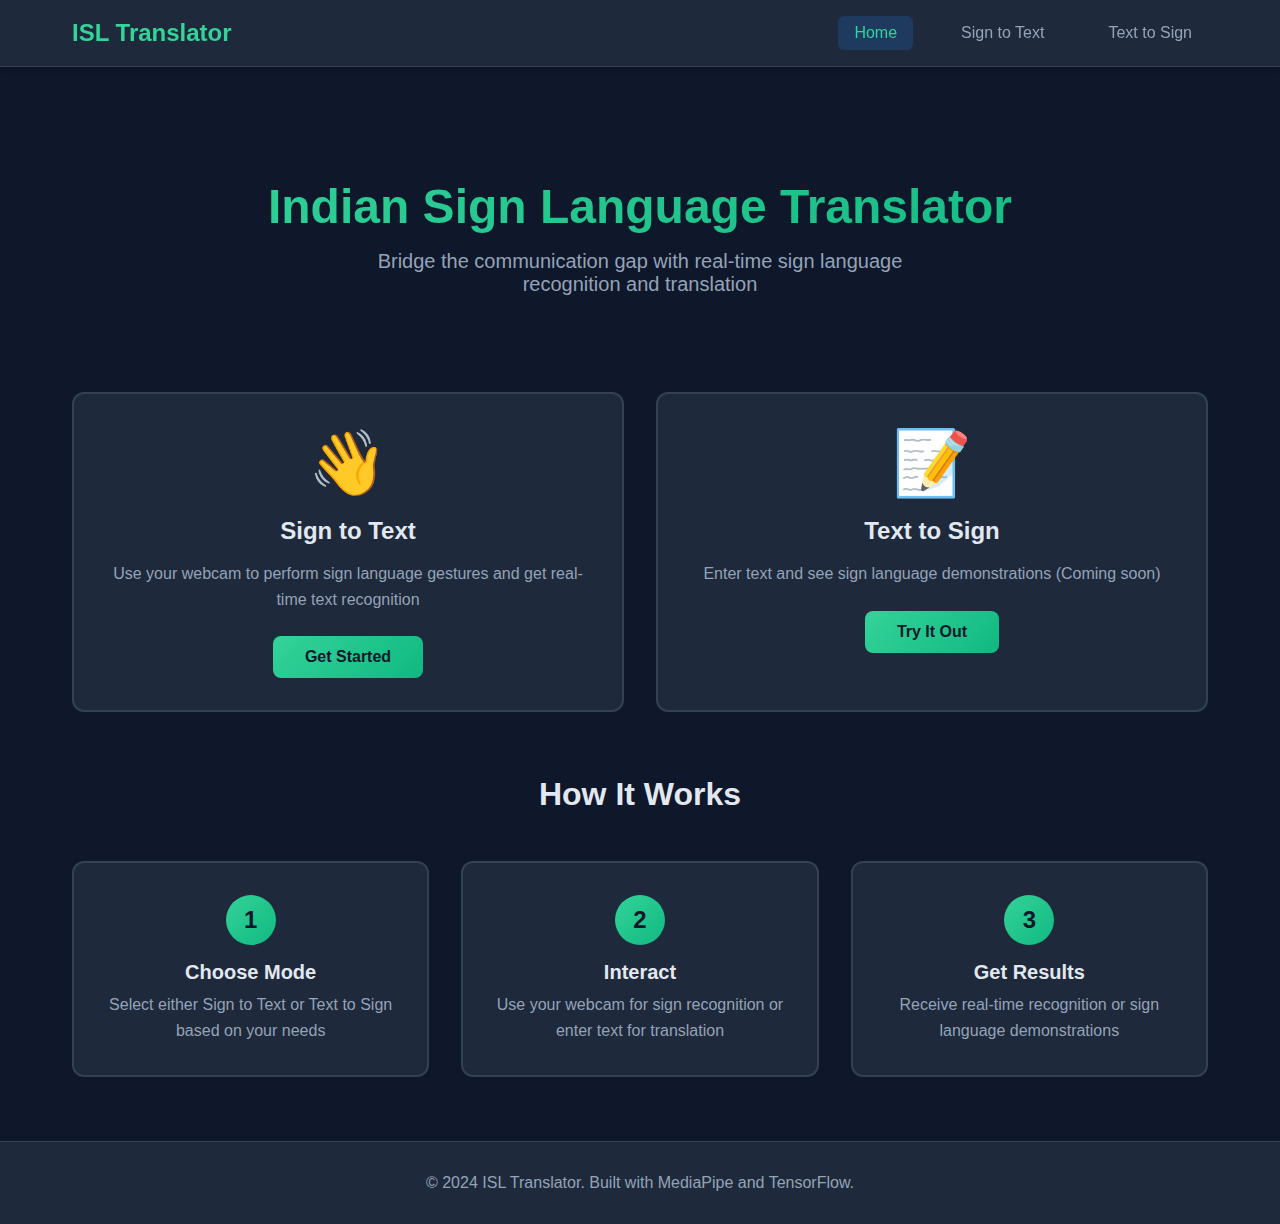
<file: frontend/index.html>
<!DOCTYPE html>
<html lang="en">
<head>
  <meta charset="UTF-8" />
  <meta name="viewport" content="width=device-width, initial-scale=1.0" />
  <title>ISL Translator - Home</title>
  <link rel="stylesheet" href="styles.css">
</head>
<body>
  <nav class="navbar">
    <div class="nav-container">
      <a href="index.html" class="nav-logo">ISL Translator</a>
      <div class="nav-links">
        <a href="index.html" class="nav-link active">Home</a>
        <a href="sign-to-text.html" class="nav-link">Sign to Text</a>
        <a href="text-to-sign.html" class="nav-link">Text to Sign</a>
      </div>
    </div>
  </nav>

  <main class="main-content">
    <div class="home-container">
      <div class="hero">
        <h1>Indian Sign Language Translator</h1>
        <p class="hero-subtitle">Bridge the communication gap with real-time sign language recognition and translation</p>
      </div>

      <div class="features">
        <div class="feature-card" onclick="window.location.href='sign-to-text.html'">
          <div class="feature-icon">👋</div>
          <h3>Sign to Text</h3>
          <p>Use your webcam to perform sign language gestures and get real-time text recognition</p>
          <button class="btn-primary">Get Started</button>
        </div>

        <div class="feature-card" onclick="window.location.href='text-to-sign.html'">
          <div class="feature-icon">📝</div>
          <h3>Text to Sign</h3>
          <p>Enter text and see sign language demonstrations (Coming soon)</p>
          <button class="btn-primary">Try It Out</button>
        </div>
      </div>

      <div class="info-section">
        <h2>How It Works</h2>
        <div class="steps">
          <div class="step">
            <div class="step-number">1</div>
            <h4>Choose Mode</h4>
            <p>Select either Sign to Text or Text to Sign based on your needs</p>
          </div>
          <div class="step">
            <div class="step-number">2</div>
            <h4>Interact</h4>
            <p>Use your webcam for sign recognition or enter text for translation</p>
          </div>
          <div class="step">
            <div class="step-number">3</div>
            <h4>Get Results</h4>
            <p>Receive real-time recognition or sign language demonstrations</p>
          </div>
        </div>
      </div>
    </div>
  </main>

  <footer class="footer">
    <p>&copy; 2024 ISL Translator. Built with MediaPipe and TensorFlow.</p>
  </footer>
</body>
</html>
</file>
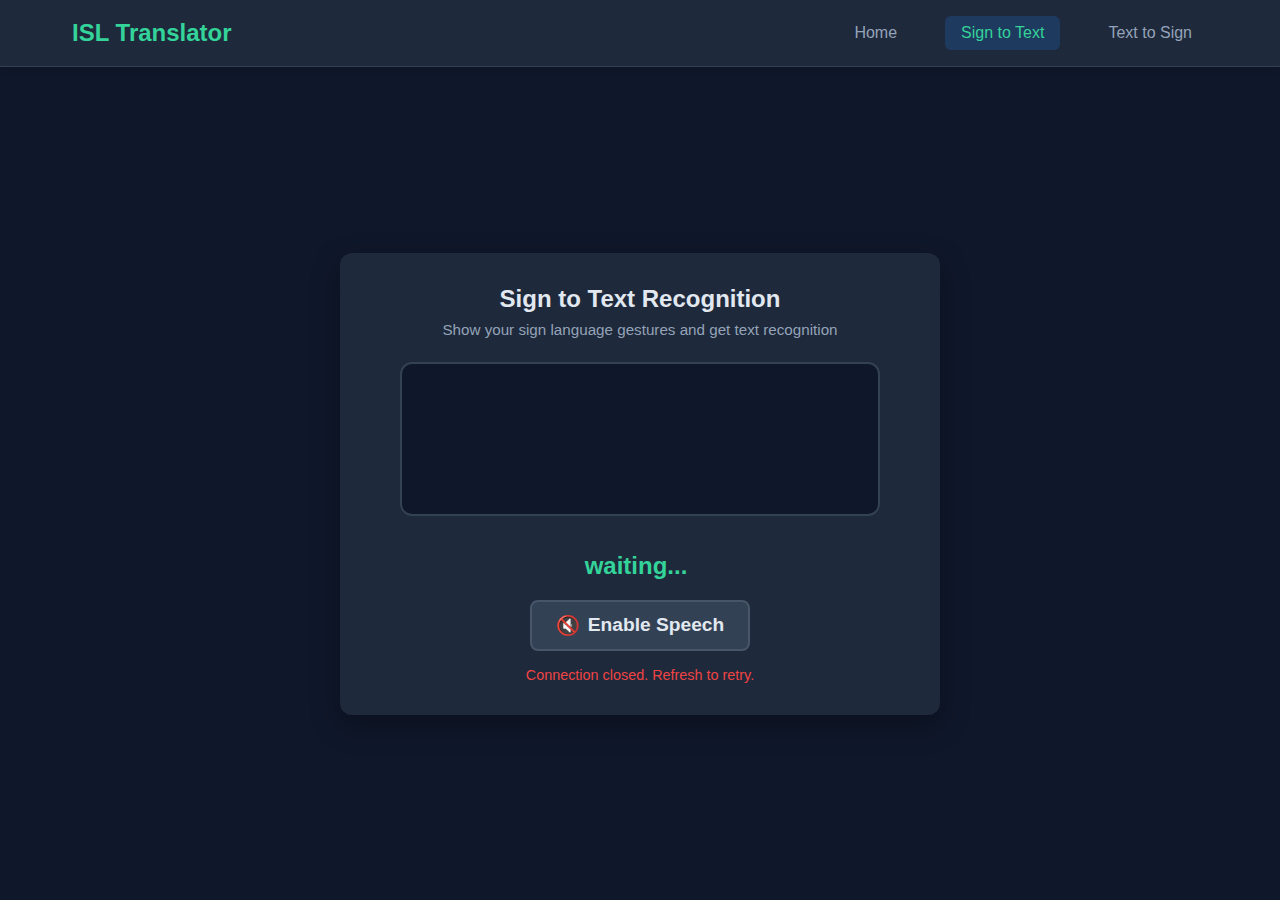
<file: frontend/sign-to-text.html>
<!DOCTYPE html>
<html lang="en">
<head>
  <meta charset="UTF-8" />
  <meta name="viewport" content="width=device-width, initial-scale=1.0" />
  <title>Sign to Text - ISL Recognition</title>
  <link rel="stylesheet" href="styles.css">
</head>
<body>
  <nav class="navbar">
    <div class="nav-container">
      <a href="index.html" class="nav-logo">ISL Translator</a>
      <div class="nav-links">
        <a href="index.html" class="nav-link">Home</a>
        <a href="sign-to-text.html" class="nav-link active">Sign to Text</a>
        <a href="text-to-sign.html" class="nav-link">Text to Sign</a>
      </div>
    </div>
  </nav>

  <main class="main-content">
    <div class="card">
      <h2>Sign to Text Recognition</h2>
      <p class="subtitle">Show your sign language gestures and get text recognition</p>
      <video id="video" autoplay muted playsinline></video>
      <div class="prediction">
        <span id="label">waiting...</span>
        <span id="confidence"></span>
      </div>
      <div class="speak-control">
        <button id="speakToggleBtn" class="btn-toggle">
          <span id="speakIcon">🔇</span>
          <span id="speakText">Enable Speech</span>
        </button>
      </div>
      <div id="status">Connecting to backend...</div>
    </div>
  </main>

  <script>
    const video = document.getElementById("video");
    const labelEl = document.getElementById("label");
    const confEl = document.getElementById("confidence");
    const statusEl = document.getElementById("status");
    const speakToggleBtn = document.getElementById("speakToggleBtn");
    const speakIcon = document.getElementById("speakIcon");
    const speakTextEl = document.getElementById("speakText");

    // Auto-detect WebSocket URL (works for localhost and production)
    const protocol = window.location.protocol === 'https:' ? 'wss:' : 'ws:';
    const WS_URL = `${protocol}//${window.location.host}/ws`;
    let ws;
    let lastSpokenLabel = "";
    let lastSpokenTime = 0;
    let speakEnabled = false; // Track if speech is enabled
    const SPEAK_MIN_CONFIDENCE = 0.6;
    const SPEAK_COOLDOWN_MS = 1500;


    // Toggle speech function
    function toggleSpeak() {
      speakEnabled = !speakEnabled;
      if (speakEnabled) {
        speakIcon.textContent = "🔊";
        speakTextEl.textContent = "Disable Speech";
        speakToggleBtn.classList.add("active");
      } else {
        speakIcon.textContent = "🔇";
        speakTextEl.textContent = "Enable Speech";
        speakToggleBtn.classList.remove("active");
        // Stop any ongoing speech when disabled
        window.speechSynthesis.cancel();
      }
    }

    speakToggleBtn.addEventListener("click", toggleSpeak);

    function speakText(text) {
      // Only speak if enabled
      if (!speakEnabled) return;
      if (!("speechSynthesis" in window)) return;
      const now = Date.now();
      if (text === lastSpokenLabel && now - lastSpokenTime < SPEAK_COOLDOWN_MS) return;

      const utter = new SpeechSynthesisUtterance(text);
      utter.lang = "en-IN";
      window.speechSynthesis.cancel();
      window.speechSynthesis.speak(utter);

      lastSpokenLabel = text;
      lastSpokenTime = now;
    }

    async function setupCamera() {
      try {
        const stream = await navigator.mediaDevices.getUserMedia({ video: true });
        video.srcObject = stream;
        await video.play();
        statusEl.textContent = "Camera ready. Connecting to server...";
      } catch (err) {
        statusEl.textContent = "Error accessing camera: " + err.message;
        console.error("Camera error:", err);
      }
    }

    function connectWebSocket() {
      ws = new WebSocket(WS_URL);
      
      ws.onopen = () => {
        statusEl.textContent = "Connected. Streaming frames...";
        statusEl.style.color = "#34d399";
      };
      
      ws.onclose = () => {
        statusEl.textContent = "Connection closed. Refresh to retry.";
        statusEl.style.color = "#ef4444";
      };
      
      ws.onerror = (error) => {
        statusEl.textContent = "Connection error. Make sure backend is running on port 8000.";
        statusEl.style.color = "#ef4444";
        console.error("WebSocket error:", error);
      };
      
      ws.onmessage = (event) => {
        try {
          const data = JSON.parse(event.data);
          labelEl.textContent = data.label || "waiting...";
          
          if (data.confidence && data.confidence > 0) {
            confEl.textContent = ` (${data.confidence.toFixed(2)})`;
            confEl.style.color = data.confidence >= SPEAK_MIN_CONFIDENCE ? "#34d399" : "#fbbf24";
          } else {
            confEl.textContent = "";
          }

          if (
            data.label &&
            data.label !== "collecting" &&
            data.label !== "waiting..." &&
            typeof data.confidence === "number" &&
            data.confidence >= SPEAK_MIN_CONFIDENCE
          ) {
            speakText(data.label);
          }
        } catch (err) {
          console.error("Error parsing message:", err);
        }
      };
    }

    function captureFrameAndSend() {
      if (!ws || ws.readyState !== WebSocket.OPEN) return;
      if (!video.videoWidth || !video.videoHeight) return;
      
      const canvas = document.createElement("canvas");
      canvas.width = video.videoWidth;
      canvas.height = video.videoHeight;
      const ctx = canvas.getContext("2d");
      ctx.drawImage(video, 0, 0, canvas.width, canvas.height);
      const dataUrl = canvas.toDataURL("image/jpeg", 0.5);
      ws.send(JSON.stringify({ image: dataUrl }));
    }

    async function init() {
      await setupCamera();
      connectWebSocket();
      setInterval(captureFrameAndSend, 200);
    }

    // Cleanup on page unload
    window.addEventListener("beforeunload", () => {
      if (ws) {
        ws.close();
      }
      if (video.srcObject) {
        const stream = video.srcObject;
        stream.getTracks().forEach(track => track.stop());
      }
    });

    init().catch((err) => {
      statusEl.textContent = "Error: " + err.message;
      statusEl.style.color = "#ef4444";
      console.error(err);
    });
  </script>
</body>
</html>
</file>
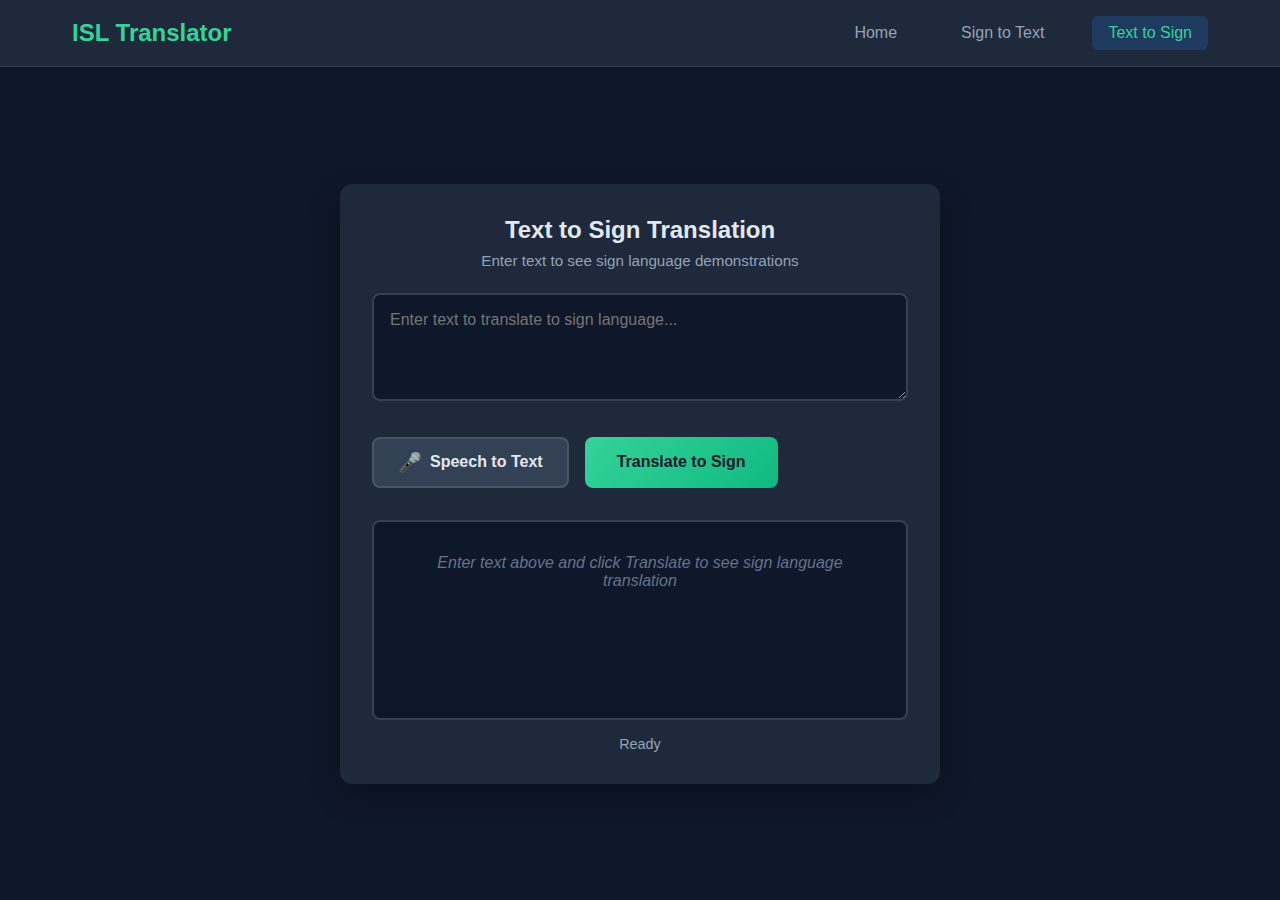
<file: frontend/text-to-sign.html>
<!DOCTYPE html>
<html lang="en">
<head>
  <meta charset="UTF-8" />
  <meta name="viewport" content="width=device-width, initial-scale=1.0" />
  <title>Text to Sign - ISL Translator</title>
  <link rel="stylesheet" href="styles.css">
</head>
<body>
  <nav class="navbar">
    <div class="nav-container">
      <a href="index.html" class="nav-logo">ISL Translator</a>
      <div class="nav-links">
        <a href="index.html" class="nav-link">Home</a>
        <a href="sign-to-text.html" class="nav-link">Sign to Text</a>
        <a href="text-to-sign.html" class="nav-link active">Text to Sign</a>
      </div>
    </div>
  </nav>

  <main class="main-content">
    <div class="card">
      <h2>Text to Sign Translation</h2>
      <p class="subtitle">Enter text to see sign language demonstrations</p>
      
      <div class="input-section">
        <textarea 
          id="textInput" 
          placeholder="Enter text to translate to sign language..."
          rows="4"
          class="text-input"
        ></textarea>
        <div class="button-group">
          <button id="speechToTextBtn" class="btn-secondary">
            <span id="speechIcon">🎤</span>
            <span id="speechText">Speech to Text</span>
          </button>
          <button id="translateBtn" class="btn-primary">Translate to Sign</button>
        </div>
      </div>

      <div id="signOutput" class="sign-output">
        <p class="placeholder-text">Enter text above and click Translate to see sign language translation</p>
      </div>

      <div id="status" class="status-message">Ready</div>
    </div>
  </main>

  <script>
    const textInput = document.getElementById("textInput");
    const translateBtn = document.getElementById("translateBtn");
    const speechToTextBtn = document.getElementById("speechToTextBtn");
    const speechIcon = document.getElementById("speechIcon");
    const speechText = document.getElementById("speechText");
    const signOutput = document.getElementById("signOutput");
    const statusEl = document.getElementById("status");

    // Auto-detect API URL (works for localhost and production)
    const API_BASE_URL = window.location.origin;
    
    let recognition = null;
    let isListening = false;

    // Initialize Speech Recognition
    function initializeSpeechRecognition() {
      // Check for browser support
      if (!('webkitSpeechRecognition' in window) && !('SpeechRecognition' in window)) {
        statusEl.textContent = "Speech recognition not supported. Please use Chrome, Edge, or Safari.";
        statusEl.style.color = "#ef4444";
        speechToTextBtn.disabled = true;
        return false;
      }

      try {
        const SpeechRecognition = window.SpeechRecognition || window.webkitSpeechRecognition;
        recognition = new SpeechRecognition();
        recognition.continuous = false;
        recognition.interimResults = false;
        recognition.lang = 'en-US';

        recognition.onstart = () => {
          isListening = true;
          speechIcon.textContent = "🔴";
          speechText.textContent = "Listening...";
          speechToTextBtn.classList.add("active");
          statusEl.textContent = "🎤 Listening... Speak now!";
          statusEl.style.color = "#34d399";
        };

        recognition.onresult = (event) => {
          if (event.results.length > 0 && event.results[0].length > 0) {
            const transcript = event.results[0][0].transcript;
            textInput.value = transcript.trim();
            statusEl.textContent = `✅ Heard: "${transcript.trim()}"`;
            statusEl.style.color = "#34d399";
            
            // Automatically translate after speech recognition
            setTimeout(() => {
              translateText();
            }, 800);
          }
        };

        recognition.onerror = (event) => {
          console.error('Speech recognition error:', event.error);
          let errorMsg = "Error: ";
          
          switch(event.error) {
            case 'no-speech':
              errorMsg = "No speech detected. Please try again.";
              break;
            case 'audio-capture':
              errorMsg = "No microphone found. Please check your microphone.";
              break;
            case 'not-allowed':
              errorMsg = "Microphone permission denied. Please allow microphone access.";
              break;
            case 'network':
              errorMsg = "Network error. Please check your connection.";
              break;
            default:
              errorMsg = `Error: ${event.error}`;
          }
          
          statusEl.textContent = errorMsg;
          statusEl.style.color = "#ef4444";
          stopListening();
        };

        recognition.onend = () => {
          if (isListening) {
            // Only stop if we're still supposed to be listening
            stopListening();
          }
        };

        return true;
      } catch (error) {
        console.error('Failed to initialize speech recognition:', error);
        statusEl.textContent = "Failed to initialize speech recognition";
        statusEl.style.color = "#ef4444";
        return false;
      }
    }

    function startListening() {
      if (isListening) {
        stopListening();
        return;
      }

      // Request microphone permission first
      navigator.mediaDevices.getUserMedia({ audio: true })
        .then(() => {
          // Permission granted, initialize and start
          if (!recognition) {
            if (!initializeSpeechRecognition()) {
              return;
            }
          }

          try {
            recognition.start();
          } catch (error) {
            console.error('Error starting recognition:', error);
            if (error.message && error.message.includes('already started')) {
              // Already listening, just update UI
              return;
            }
            statusEl.textContent = "Could not start speech recognition. Please try again.";
            statusEl.style.color = "#ef4444";
          }
        })
        .catch((error) => {
          console.error('Microphone permission error:', error);
          statusEl.textContent = "Microphone permission denied. Please allow access and try again.";
          statusEl.style.color = "#ef4444";
        });
    }

    function stopListening() {
      isListening = false;
      speechIcon.textContent = "🎤";
      speechText.textContent = "Speech to Text";
      speechToTextBtn.classList.remove("active");
      
      if (recognition) {
        try {
          recognition.stop();
        } catch (error) {
          // Ignore errors when stopping
          console.log('Stopped recognition');
        }
      }
    }

    speechToTextBtn.addEventListener("click", (e) => {
      e.preventDefault();
      if (isListening) {
        stopListening();
      } else {
        startListening();
      }
    });

    async function translateText() {
      const text = textInput.value.trim();
      
      if (!text) {
        statusEl.textContent = "Please enter some text";
        statusEl.style.color = "#fbbf24";
        return;
      }

      statusEl.textContent = "Translating...";
      statusEl.style.color = "#94a3b8";
      translateBtn.disabled = true;

      try {
        // TODO: Replace this with your actual text-to-sign API endpoint
        // For now, this is a placeholder that you can modify later
        const response = await fetch(`${API_BASE_URL}/text-to-sign`, {
          method: "POST",
          headers: {
            "Content-Type": "application/json",
          },
          body: JSON.stringify({ text: text }),
        });

        if (!response.ok) {
          throw new Error(`Server error: ${response.status}`);
        }

        const data = await response.json();
        
        // Display results based on API response
        if (data.status === "success" && data.type === "gif") {
          // Display GIF
          const gifUrl = `${API_BASE_URL}${data.gif_path}`;
          signOutput.innerHTML = `
            <div class="sign-result">
              <h3>Sign Language for: "${data.matched_phrase}"</h3>
              <div class="gif-container">
                <img src="${gifUrl}" alt="Sign language for ${data.matched_phrase}" class="sign-gif" />
              </div>
              <p class="info-text">✅ Found matching sign language animation</p>
            </div>
          `;
          statusEl.textContent = `Found: ${data.matched_phrase}`;
          statusEl.style.color = "#34d399";
        } else if (data.status === "spell" && data.type === "letters") {
          // Spell out letters - use GIF if available, otherwise JPG
          const lettersHtml = data.letters.map(letterData => {
            const letter = letterData.letter || letterData; // Handle both old and new format
            let letterUrl = null;
            let isGif = false;
            
            if (typeof letterData === 'object' && letterData.path) {
              letterUrl = `${API_BASE_URL}${letterData.path}`;
              isGif = letterData.format === 'gif';
            } else {
              // Fallback for old format
              letterUrl = `${API_BASE_URL}/static/text_to_sign/ISL_Gifs/${letter.toLowerCase()}.gif`;
            }
            
            const letterChar = typeof letter === 'string' ? letter : letterData.letter;
            const imageClass = isGif ? 'letter-gif' : 'letter-image';
            
            return `
              <div class="letter-item">
                ${letterUrl ? `
                  <img src="${letterUrl}" alt="${letterChar}" 
                       onerror="this.style.display='none'; this.nextElementSibling.style.display='block';" 
                       class="${imageClass}" />
                ` : ''}
                <span class="letter-fallback" style="display:none; font-size: 2rem; padding: 1rem;">${letterChar.toUpperCase()}</span>
                <span class="letter-label">${letterChar.toUpperCase()}</span>
              </div>
            `;
          }).join('');
          
          signOutput.innerHTML = `
            <div class="sign-result">
              <h3>Spelling: "${data.text}"</h3>
              <p class="info-text">No phrase GIF found. Displaying letter-by-letter:</p>
              <div class="letters-container">
                ${lettersHtml}
              </div>
            </div>
          `;
          statusEl.textContent = "Spelling out letters";
          statusEl.style.color = "#fbbf24";
        } else {
          signOutput.innerHTML = `
            <div class="sign-result">
              <h3>Translation for: "${text}"</h3>
              <p class="info-text">${data.message || "Unable to translate"}</p>
            </div>
          `;
          statusEl.textContent = data.message || "Translation complete";
          statusEl.style.color = "#94a3b8";
        }
      } catch (error) {
        console.error("Translation error:", error);
        signOutput.innerHTML = `
          <div class="sign-result error">
            <p class="error-text">
              Error: ${error.message}. 
              <br>Make sure the backend server is running and the endpoint is implemented.
            </p>
          </div>
        `;
        statusEl.textContent = "Translation failed";
        statusEl.style.color = "#ef4444";
      } finally {
        translateBtn.disabled = false;
      }
    }

    translateBtn.addEventListener("click", translateText);
    
    textInput.addEventListener("keypress", (e) => {
      if (e.key === "Enter" && e.ctrlKey) {
        translateText();
      }
    });
  </script>
</body>
</html>
</file>
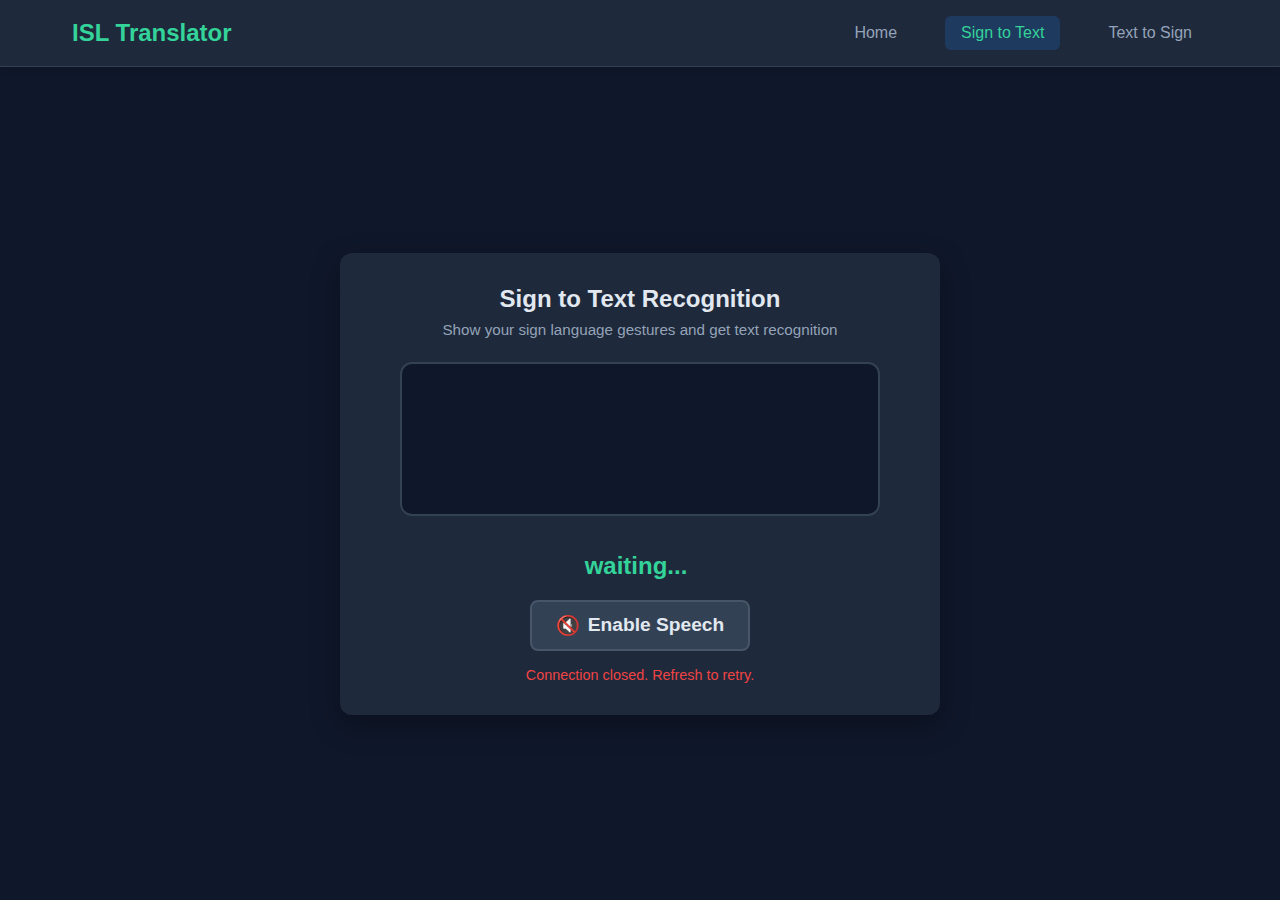
<file: sign_lang/frontend/sign-to-text.html>
<!DOCTYPE html>
<html lang="en">
<head>
  <meta charset="UTF-8" />
  <meta name="viewport" content="width=device-width, initial-scale=1.0" />
  <title>Sign to Text - ISL Recognition</title>
  <link rel="stylesheet" href="styles.css">
</head>
<body>
  <nav class="navbar">
    <div class="nav-container">
      <a href="index.html" class="nav-logo">ISL Translator</a>
      <div class="nav-links">
        <a href="index.html" class="nav-link">Home</a>
        <a href="sign-to-text.html" class="nav-link active">Sign to Text</a>
        <a href="text-to-sign.html" class="nav-link">Text to Sign</a>
      </div>
    </div>
  </nav>

  <main class="main-content">
    <div class="card">
      <h2>Sign to Text Recognition</h2>
      <p class="subtitle">Show your sign language gestures and get text recognition</p>
      <video id="video" autoplay muted playsinline></video>
      <div class="prediction">
        <span id="label">waiting...</span>
        <span id="confidence"></span>
      </div>
      <div class="speak-control">
        <button id="speakToggleBtn" class="btn-toggle">
          <span id="speakIcon">🔇</span>
          <span id="speakText">Enable Speech</span>
        </button>
      </div>
      <div id="status">Connecting to backend...</div>
    </div>
  </main>

  <script>
    const video = document.getElementById("video");
    const labelEl = document.getElementById("label");
    const confEl = document.getElementById("confidence");
    const statusEl = document.getElementById("status");
    const speakToggleBtn = document.getElementById("speakToggleBtn");
    const speakIcon = document.getElementById("speakIcon");
    const speakTextEl = document.getElementById("speakText");

    const WS_URL = "ws://localhost:8000/ws";
    let ws;
    let lastSpokenLabel = "";
    let lastSpokenTime = 0;
    let speakEnabled = false; // Track if speech is enabled
    const SPEAK_MIN_CONFIDENCE = 0.6;
    const SPEAK_COOLDOWN_MS = 1500;


    // Toggle speech function
    function toggleSpeak() {
      speakEnabled = !speakEnabled;
      if (speakEnabled) {
        speakIcon.textContent = "🔊";
        speakTextEl.textContent = "Disable Speech";
        speakToggleBtn.classList.add("active");
      } else {
        speakIcon.textContent = "🔇";
        speakTextEl.textContent = "Enable Speech";
        speakToggleBtn.classList.remove("active");
        // Stop any ongoing speech when disabled
        window.speechSynthesis.cancel();
      }
    }

    speakToggleBtn.addEventListener("click", toggleSpeak);

    function speakText(text) {
      // Only speak if enabled
      if (!speakEnabled) return;
      if (!("speechSynthesis" in window)) return;
      const now = Date.now();
      if (text === lastSpokenLabel && now - lastSpokenTime < SPEAK_COOLDOWN_MS) return;

      const utter = new SpeechSynthesisUtterance(text);
      utter.lang = "en-IN";
      window.speechSynthesis.cancel();
      window.speechSynthesis.speak(utter);

      lastSpokenLabel = text;
      lastSpokenTime = now;
    }

    async function setupCamera() {
      try {
        const stream = await navigator.mediaDevices.getUserMedia({ video: true });
        video.srcObject = stream;
        await video.play();
        statusEl.textContent = "Camera ready. Connecting to server...";
      } catch (err) {
        statusEl.textContent = "Error accessing camera: " + err.message;
        console.error("Camera error:", err);
      }
    }

    function connectWebSocket() {
      ws = new WebSocket(WS_URL);
      
      ws.onopen = () => {
        statusEl.textContent = "Connected. Streaming frames...";
        statusEl.style.color = "#34d399";
      };
      
      ws.onclose = () => {
        statusEl.textContent = "Connection closed. Refresh to retry.";
        statusEl.style.color = "#ef4444";
      };
      
      ws.onerror = (error) => {
        statusEl.textContent = "Connection error. Make sure backend is running on port 8000.";
        statusEl.style.color = "#ef4444";
        console.error("WebSocket error:", error);
      };
      
      ws.onmessage = (event) => {
        try {
          const data = JSON.parse(event.data);
          labelEl.textContent = data.label || "waiting...";
          
          if (data.confidence && data.confidence > 0) {
            confEl.textContent = ` (${data.confidence.toFixed(2)})`;
            confEl.style.color = data.confidence >= SPEAK_MIN_CONFIDENCE ? "#34d399" : "#fbbf24";
          } else {
            confEl.textContent = "";
          }

          if (
            data.label &&
            data.label !== "collecting" &&
            data.label !== "waiting..." &&
            typeof data.confidence === "number" &&
            data.confidence >= SPEAK_MIN_CONFIDENCE
          ) {
            speakText(data.label);
          }
        } catch (err) {
          console.error("Error parsing message:", err);
        }
      };
    }

    function captureFrameAndSend() {
      if (!ws || ws.readyState !== WebSocket.OPEN) return;
      if (!video.videoWidth || !video.videoHeight) return;
      
      const canvas = document.createElement("canvas");
      canvas.width = video.videoWidth;
      canvas.height = video.videoHeight;
      const ctx = canvas.getContext("2d");
      ctx.drawImage(video, 0, 0, canvas.width, canvas.height);
      const dataUrl = canvas.toDataURL("image/jpeg", 0.5);
      ws.send(JSON.stringify({ image: dataUrl }));
    }

    async function init() {
      await setupCamera();
      connectWebSocket();
      setInterval(captureFrameAndSend, 200);
    }

    // Cleanup on page unload
    window.addEventListener("beforeunload", () => {
      if (ws) {
        ws.close();
      }
      if (video.srcObject) {
        const stream = video.srcObject;
        stream.getTracks().forEach(track => track.stop());
      }
    });

    init().catch((err) => {
      statusEl.textContent = "Error: " + err.message;
      statusEl.style.color = "#ef4444";
      console.error(err);
    });
  </script>
</body>
</html>
</file>
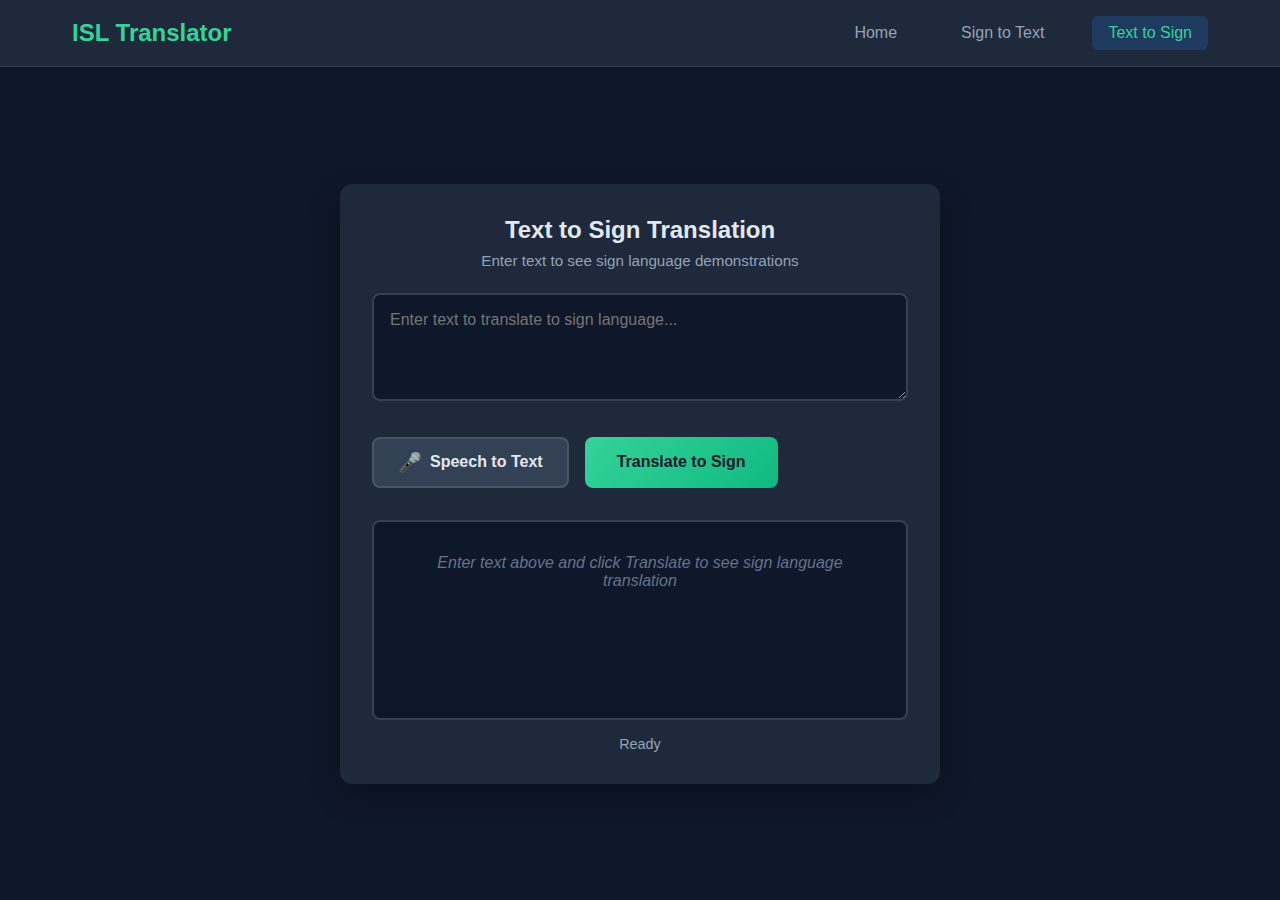
<file: sign_lang/frontend/text-to-sign.html>
<!DOCTYPE html>
<html lang="en">
<head>
  <meta charset="UTF-8" />
  <meta name="viewport" content="width=device-width, initial-scale=1.0" />
  <title>Text to Sign - ISL Translator</title>
  <link rel="stylesheet" href="styles.css">
</head>
<body>
  <nav class="navbar">
    <div class="nav-container">
      <a href="index.html" class="nav-logo">ISL Translator</a>
      <div class="nav-links">
        <a href="index.html" class="nav-link">Home</a>
        <a href="sign-to-text.html" class="nav-link">Sign to Text</a>
        <a href="text-to-sign.html" class="nav-link active">Text to Sign</a>
      </div>
    </div>
  </nav>

  <main class="main-content">
    <div class="card">
      <h2>Text to Sign Translation</h2>
      <p class="subtitle">Enter text to see sign language demonstrations</p>
      
      <div class="input-section">
        <textarea 
          id="textInput" 
          placeholder="Enter text to translate to sign language..."
          rows="4"
          class="text-input"
        ></textarea>
        <div class="button-group">
          <button id="speechToTextBtn" class="btn-secondary">
            <span id="speechIcon">🎤</span>
            <span id="speechText">Speech to Text</span>
          </button>
          <button id="translateBtn" class="btn-primary">Translate to Sign</button>
        </div>
      </div>

      <div id="signOutput" class="sign-output">
        <p class="placeholder-text">Enter text above and click Translate to see sign language translation</p>
      </div>

      <div id="status" class="status-message">Ready</div>
    </div>
  </main>

  <script>
    const textInput = document.getElementById("textInput");
    const translateBtn = document.getElementById("translateBtn");
    const speechToTextBtn = document.getElementById("speechToTextBtn");
    const speechIcon = document.getElementById("speechIcon");
    const speechText = document.getElementById("speechText");
    const signOutput = document.getElementById("signOutput");
    const statusEl = document.getElementById("status");

    const API_BASE_URL = "http://localhost:8000";
    
    let recognition = null;
    let isListening = false;

    // Initialize Speech Recognition
    function initializeSpeechRecognition() {
      // Check for browser support
      if (!('webkitSpeechRecognition' in window) && !('SpeechRecognition' in window)) {
        statusEl.textContent = "Speech recognition not supported. Please use Chrome, Edge, or Safari.";
        statusEl.style.color = "#ef4444";
        speechToTextBtn.disabled = true;
        return false;
      }

      try {
        const SpeechRecognition = window.SpeechRecognition || window.webkitSpeechRecognition;
        recognition = new SpeechRecognition();
        recognition.continuous = false;
        recognition.interimResults = false;
        recognition.lang = 'en-US';

        recognition.onstart = () => {
          isListening = true;
          speechIcon.textContent = "🔴";
          speechText.textContent = "Listening...";
          speechToTextBtn.classList.add("active");
          statusEl.textContent = "🎤 Listening... Speak now!";
          statusEl.style.color = "#34d399";
        };

        recognition.onresult = (event) => {
          if (event.results.length > 0 && event.results[0].length > 0) {
            const transcript = event.results[0][0].transcript;
            textInput.value = transcript.trim();
            statusEl.textContent = `✅ Heard: "${transcript.trim()}"`;
            statusEl.style.color = "#34d399";
            
            // Automatically translate after speech recognition
            setTimeout(() => {
              translateText();
            }, 800);
          }
        };

        recognition.onerror = (event) => {
          console.error('Speech recognition error:', event.error);
          let errorMsg = "Error: ";
          
          switch(event.error) {
            case 'no-speech':
              errorMsg = "No speech detected. Please try again.";
              break;
            case 'audio-capture':
              errorMsg = "No microphone found. Please check your microphone.";
              break;
            case 'not-allowed':
              errorMsg = "Microphone permission denied. Please allow microphone access.";
              break;
            case 'network':
              errorMsg = "Network error. Please check your connection.";
              break;
            default:
              errorMsg = `Error: ${event.error}`;
          }
          
          statusEl.textContent = errorMsg;
          statusEl.style.color = "#ef4444";
          stopListening();
        };

        recognition.onend = () => {
          if (isListening) {
            // Only stop if we're still supposed to be listening
            stopListening();
          }
        };

        return true;
      } catch (error) {
        console.error('Failed to initialize speech recognition:', error);
        statusEl.textContent = "Failed to initialize speech recognition";
        statusEl.style.color = "#ef4444";
        return false;
      }
    }

    function startListening() {
      if (isListening) {
        stopListening();
        return;
      }

      // Request microphone permission first
      navigator.mediaDevices.getUserMedia({ audio: true })
        .then(() => {
          // Permission granted, initialize and start
          if (!recognition) {
            if (!initializeSpeechRecognition()) {
              return;
            }
          }

          try {
            recognition.start();
          } catch (error) {
            console.error('Error starting recognition:', error);
            if (error.message && error.message.includes('already started')) {
              // Already listening, just update UI
              return;
            }
            statusEl.textContent = "Could not start speech recognition. Please try again.";
            statusEl.style.color = "#ef4444";
          }
        })
        .catch((error) => {
          console.error('Microphone permission error:', error);
          statusEl.textContent = "Microphone permission denied. Please allow access and try again.";
          statusEl.style.color = "#ef4444";
        });
    }

    function stopListening() {
      isListening = false;
      speechIcon.textContent = "🎤";
      speechText.textContent = "Speech to Text";
      speechToTextBtn.classList.remove("active");
      
      if (recognition) {
        try {
          recognition.stop();
        } catch (error) {
          // Ignore errors when stopping
          console.log('Stopped recognition');
        }
      }
    }

    speechToTextBtn.addEventListener("click", (e) => {
      e.preventDefault();
      if (isListening) {
        stopListening();
      } else {
        startListening();
      }
    });

    async function translateText() {
      const text = textInput.value.trim();
      
      if (!text) {
        statusEl.textContent = "Please enter some text";
        statusEl.style.color = "#fbbf24";
        return;
      }

      statusEl.textContent = "Translating...";
      statusEl.style.color = "#94a3b8";
      translateBtn.disabled = true;

      try {
        // TODO: Replace this with your actual text-to-sign API endpoint
        // For now, this is a placeholder that you can modify later
        const response = await fetch(`${API_BASE_URL}/text-to-sign`, {
          method: "POST",
          headers: {
            "Content-Type": "application/json",
          },
          body: JSON.stringify({ text: text }),
        });

        if (!response.ok) {
          throw new Error(`Server error: ${response.status}`);
        }

        const data = await response.json();
        
        // Display results based on API response
        if (data.status === "success" && data.type === "gif") {
          // Display GIF
          const gifUrl = `${API_BASE_URL}${data.gif_path}`;
          signOutput.innerHTML = `
            <div class="sign-result">
              <h3>Sign Language for: "${data.matched_phrase}"</h3>
              <div class="gif-container">
                <img src="${gifUrl}" alt="Sign language for ${data.matched_phrase}" class="sign-gif" />
              </div>
              <p class="info-text">✅ Found matching sign language animation</p>
            </div>
          `;
          statusEl.textContent = `Found: ${data.matched_phrase}`;
          statusEl.style.color = "#34d399";
        } else if (data.status === "spell" && data.type === "letters") {
          // Spell out letters - use GIF if available, otherwise JPG
          const lettersHtml = data.letters.map(letterData => {
            const letter = letterData.letter || letterData; // Handle both old and new format
            let letterUrl = null;
            let isGif = false;
            
            if (typeof letterData === 'object' && letterData.path) {
              letterUrl = `${API_BASE_URL}${letterData.path}`;
              isGif = letterData.format === 'gif';
            } else {
              // Fallback for old format
              letterUrl = `${API_BASE_URL}/static/text_to_sign/ISL_Gifs/${letter.toLowerCase()}.gif`;
            }
            
            const letterChar = typeof letter === 'string' ? letter : letterData.letter;
            const imageClass = isGif ? 'letter-gif' : 'letter-image';
            
            return `
              <div class="letter-item">
                ${letterUrl ? `
                  <img src="${letterUrl}" alt="${letterChar}" 
                       onerror="this.style.display='none'; this.nextElementSibling.style.display='block';" 
                       class="${imageClass}" />
                ` : ''}
                <span class="letter-fallback" style="display:none; font-size: 2rem; padding: 1rem;">${letterChar.toUpperCase()}</span>
                <span class="letter-label">${letterChar.toUpperCase()}</span>
              </div>
            `;
          }).join('');
          
          signOutput.innerHTML = `
            <div class="sign-result">
              <h3>Spelling: "${data.text}"</h3>
              <p class="info-text">No phrase GIF found. Displaying letter-by-letter:</p>
              <div class="letters-container">
                ${lettersHtml}
              </div>
            </div>
          `;
          statusEl.textContent = "Spelling out letters";
          statusEl.style.color = "#fbbf24";
        } else {
          signOutput.innerHTML = `
            <div class="sign-result">
              <h3>Translation for: "${text}"</h3>
              <p class="info-text">${data.message || "Unable to translate"}</p>
            </div>
          `;
          statusEl.textContent = data.message || "Translation complete";
          statusEl.style.color = "#94a3b8";
        }
      } catch (error) {
        console.error("Translation error:", error);
        signOutput.innerHTML = `
          <div class="sign-result error">
            <p class="error-text">
              Error: ${error.message}. 
              <br>Make sure the backend server is running and the endpoint is implemented.
            </p>
          </div>
        `;
        statusEl.textContent = "Translation failed";
        statusEl.style.color = "#ef4444";
      } finally {
        translateBtn.disabled = false;
      }
    }

    translateBtn.addEventListener("click", translateText);
    
    textInput.addEventListener("keypress", (e) => {
      if (e.key === "Enter" && e.ctrlKey) {
        translateText();
      }
    });
  </script>
</body>
</html>
</file>
<file: frontend/styles.css>
/* Global Styles */
* {
  margin: 0;
  padding: 0;
  box-sizing: border-box;
}

body {
  font-family: -apple-system, BlinkMacSystemFont, 'Segoe UI', 'Roboto', 'Oxygen', 'Ubuntu', 'Cantarell', 'Fira Sans', 'Droid Sans', 'Helvetica Neue', sans-serif;
  background: #0f172a;
  color: #e2e8f0;
  min-height: 100vh;
  display: flex;
  flex-direction: column;
}

/* Navigation */
.navbar {
  background: #1e293b;
  border-bottom: 1px solid #334155;
  padding: 1rem 0;
  position: sticky;
  top: 0;
  z-index: 100;
  box-shadow: 0 2px 8px rgba(0, 0, 0, 0.1);
}

.nav-container {
  max-width: 1200px;
  margin: 0 auto;
  padding: 0 2rem;
  display: flex;
  justify-content: space-between;
  align-items: center;
}

.nav-logo {
  font-size: 1.5rem;
  font-weight: bold;
  color: #34d399;
  text-decoration: none;
  transition: color 0.3s;
}

.nav-logo:hover {
  color: #10b981;
}

.nav-links {
  display: flex;
  gap: 2rem;
}

.nav-link {
  color: #94a3b8;
  text-decoration: none;
  font-weight: 500;
  padding: 0.5rem 1rem;
  border-radius: 6px;
  transition: all 0.3s;
}

.nav-link:hover {
  color: #e2e8f0;
  background: #334155;
}

.nav-link.active {
  color: #34d399;
  background: #1e3a5f;
}

/* Main Content */
.main-content {
  flex: 1;
  display: flex;
  flex-direction: column;
  align-items: center;
  justify-content: center;
  padding: 2rem;
  width: 100%;
}

/* Card Styles */
.card {
  background: #1e293b;
  padding: 2rem;
  border-radius: 12px;
  box-shadow: 0 10px 30px rgba(0, 0, 0, 0.3);
  text-align: center;
  max-width: 600px;
  width: 100%;
}

.card h2 {
  margin-bottom: 0.5rem;
  color: #e2e8f0;
}

.subtitle {
  color: #94a3b8;
  margin-bottom: 1.5rem;
  font-size: 0.95rem;
}

/* Video Styles */
video {
  border-radius: 12px;
  width: 100%;
  max-width: 480px;
  margin-bottom: 1rem;
  border: 2px solid #334155;
  background: #0f172a;
}

/* Prediction Display */
.prediction {
  font-size: 1.5rem;
  margin-top: 1rem;
  color: #34d399;
  font-weight: 600;
  min-height: 2rem;
}

#confidence {
  font-size: 1rem;
  margin-left: 0.5rem;
}

/* Status Message */
#status, .status-message {
  margin-top: 1rem;
  font-size: 0.9rem;
  color: #94a3b8;
}

/* Home Page Styles */
.home-container {
  max-width: 1200px;
  width: 100%;
  padding: 2rem;
}

.hero {
  text-align: center;
  padding: 3rem 0;
  margin-bottom: 3rem;
}

.hero h1 {
  font-size: 3rem;
  margin-bottom: 1rem;
  background: linear-gradient(135deg, #34d399, #10b981);
  -webkit-background-clip: text;
  -webkit-text-fill-color: transparent;
  background-clip: text;
}

.hero-subtitle {
  font-size: 1.25rem;
  color: #94a3b8;
  max-width: 600px;
  margin: 0 auto;
}

/* Features Grid */
.features {
  display: grid;
  grid-template-columns: repeat(auto-fit, minmax(300px, 1fr));
  gap: 2rem;
  margin-bottom: 4rem;
}

.feature-card {
  background: #1e293b;
  padding: 2rem;
  border-radius: 12px;
  text-align: center;
  cursor: pointer;
  transition: transform 0.3s, box-shadow 0.3s;
  border: 2px solid #334155;
}

.feature-card:hover {
  transform: translateY(-5px);
  box-shadow: 0 15px 40px rgba(52, 211, 153, 0.2);
  border-color: #34d399;
}

.feature-icon {
  font-size: 4rem;
  margin-bottom: 1rem;
}

.feature-card h3 {
  font-size: 1.5rem;
  margin-bottom: 1rem;
  color: #e2e8f0;
}

.feature-card p {
  color: #94a3b8;
  margin-bottom: 1.5rem;
  line-height: 1.6;
}

/* Buttons */
.btn-primary {
  background: linear-gradient(135deg, #34d399, #10b981);
  color: #0f172a;
  border: none;
  padding: 0.75rem 2rem;
  border-radius: 8px;
  font-size: 1rem;
  font-weight: 600;
  cursor: pointer;
  transition: transform 0.2s, box-shadow 0.2s;
}

.btn-primary:hover {
  transform: scale(1.05);
  box-shadow: 0 5px 20px rgba(52, 211, 153, 0.4);
}

.btn-primary:disabled {
  opacity: 0.6;
  cursor: not-allowed;
  transform: none;
}

.button-group {
  display: flex;
  gap: 1rem;
  margin-top: 1rem;
}

.btn-secondary {
  background: #334155;
  color: #e2e8f0;
  border: 2px solid #475569;
  padding: 0.75rem 1.5rem;
  border-radius: 8px;
  font-size: 1rem;
  font-weight: 600;
  cursor: pointer;
  transition: all 0.3s;
  display: inline-flex;
  align-items: center;
  gap: 0.5rem;
}

.btn-secondary:hover {
  background: #475569;
  border-color: #64748b;
  transform: translateY(-2px);
  box-shadow: 0 4px 12px rgba(0, 0, 0, 0.2);
}

.btn-secondary.active {
  background: linear-gradient(135deg, #ef4444, #dc2626);
  color: #ffffff;
  border-color: #ef4444;
  box-shadow: 0 4px 12px rgba(239, 68, 68, 0.3);
}

.btn-secondary:disabled {
  opacity: 0.6;
  cursor: not-allowed;
  transform: none;
}

.btn-secondary span:first-child {
  font-size: 1.2rem;
}

/* Info Section */
.info-section {
  margin-top: 4rem;
  text-align: center;
}

.info-section h2 {
  font-size: 2rem;
  margin-bottom: 3rem;
  color: #e2e8f0;
}

.steps {
  display: grid;
  grid-template-columns: repeat(auto-fit, minmax(250px, 1fr));
  gap: 2rem;
}

.step {
  background: #1e293b;
  padding: 2rem;
  border-radius: 12px;
  border: 2px solid #334155;
}

.step-number {
  width: 50px;
  height: 50px;
  background: linear-gradient(135deg, #34d399, #10b981);
  color: #0f172a;
  border-radius: 50%;
  display: flex;
  align-items: center;
  justify-content: center;
  font-size: 1.5rem;
  font-weight: bold;
  margin: 0 auto 1rem;
}

.step h4 {
  font-size: 1.25rem;
  margin-bottom: 0.5rem;
  color: #e2e8f0;
}

.step p {
  color: #94a3b8;
  line-height: 1.6;
}

/* Text to Sign Styles */
.input-section {
  margin-bottom: 2rem;
}

.text-input {
  width: 100%;
  padding: 1rem;
  border: 2px solid #334155;
  border-radius: 8px;
  background: #0f172a;
  color: #e2e8f0;
  font-size: 1rem;
  font-family: inherit;
  resize: vertical;
  margin-bottom: 1rem;
}

.text-input:focus {
  outline: none;
  border-color: #34d399;
}

.sign-output {
  min-height: 200px;
  background: #0f172a;
  border: 2px solid #334155;
  border-radius: 8px;
  padding: 2rem;
  margin-bottom: 1rem;
}

.gif-container {
  display: flex;
  justify-content: center;
  align-items: center;
  margin: 1.5rem 0;
  padding: 1rem;
  background: #1e293b;
  border-radius: 8px;
}

.sign-gif {
  max-width: 100%;
  max-height: 400px;
  border-radius: 8px;
  box-shadow: 0 4px 12px rgba(0, 0, 0, 0.3);
}

.letters-container {
  display: flex;
  flex-wrap: wrap;
  gap: 1rem;
  justify-content: center;
  margin-top: 1rem;
}

.letter-item {
  display: flex;
  flex-direction: column;
  align-items: center;
  padding: 0.5rem;
  background: #1e293b;
  border-radius: 8px;
  border: 2px solid #334155;
  min-width: 80px;
}

.letter-image,
.letter-gif {
  width: 80px;
  height: 80px;
  object-fit: contain;
  margin-bottom: 0.5rem;
}

.letter-gif {
  border-radius: 8px;
}

.letter-fallback {
  color: #34d399;
  font-weight: bold;
  text-align: center;
  margin-bottom: 0.5rem;
}

.letter-label {
  color: #94a3b8;
  font-size: 0.875rem;
  font-weight: 600;
}

.placeholder-text {
  color: #64748b;
  text-align: center;
  font-style: italic;
}

.sign-result {
  color: #e2e8f0;
}

.sign-result h3 {
  margin-bottom: 1rem;
  color: #34d399;
}

.info-text {
  color: #94a3b8;
  line-height: 1.6;
}

.error-text {
  color: #ef4444;
  text-align: center;
}

/* Footer */
.footer {
  background: #1e293b;
  border-top: 1px solid #334155;
  padding: 2rem;
  text-align: center;
  color: #94a3b8;
  margin-top: auto;
}

/* Speak Toggle Button */
.speak-control {
  margin: 1rem 0;
}

.btn-toggle {
  background: #334155;
  color: #e2e8f0;
  border: 2px solid #475569;
  padding: 0.75rem 1.5rem;
  border-radius: 8px;
  font-size: 1rem;
  font-weight: 600;
  cursor: pointer;
  transition: all 0.3s;
  display: inline-flex;
  align-items: center;
  gap: 0.5rem;
}

.btn-toggle:hover {
  background: #475569;
  border-color: #64748b;
  transform: translateY(-2px);
  box-shadow: 0 4px 12px rgba(0, 0, 0, 0.2);
}

.btn-toggle.active {
  background: linear-gradient(135deg, #34d399, #10b981);
  color: #0f172a;
  border-color: #34d399;
  box-shadow: 0 4px 12px rgba(52, 211, 153, 0.3);
}

.btn-toggle.active:hover {
  background: linear-gradient(135deg, #10b981, #059669);
  box-shadow: 0 6px 20px rgba(52, 211, 153, 0.4);
}

.btn-toggle span {
  font-size: 1.2rem;
}

/* Responsive Design */
@media (max-width: 768px) {
  .nav-container {
    flex-direction: column;
    gap: 1rem;
  }

  .nav-links {
    gap: 1rem;
  }

  .hero h1 {
    font-size: 2rem;
  }

  .hero-subtitle {
    font-size: 1rem;
  }

  .features {
    grid-template-columns: 1fr;
  }

  .steps {
    grid-template-columns: 1fr;
  }

  .card {
    padding: 1.5rem;
  }
}
</file>
<file: sign_lang/frontend/styles.css>
/* Global Styles */
* {
  margin: 0;
  padding: 0;
  box-sizing: border-box;
}

body {
  font-family: -apple-system, BlinkMacSystemFont, 'Segoe UI', 'Roboto', 'Oxygen', 'Ubuntu', 'Cantarell', 'Fira Sans', 'Droid Sans', 'Helvetica Neue', sans-serif;
  background: #0f172a;
  color: #e2e8f0;
  min-height: 100vh;
  display: flex;
  flex-direction: column;
}

/* Navigation */
.navbar {
  background: #1e293b;
  border-bottom: 1px solid #334155;
  padding: 1rem 0;
  position: sticky;
  top: 0;
  z-index: 100;
  box-shadow: 0 2px 8px rgba(0, 0, 0, 0.1);
}

.nav-container {
  max-width: 1200px;
  margin: 0 auto;
  padding: 0 2rem;
  display: flex;
  justify-content: space-between;
  align-items: center;
}

.nav-logo {
  font-size: 1.5rem;
  font-weight: bold;
  color: #34d399;
  text-decoration: none;
  transition: color 0.3s;
}

.nav-logo:hover {
  color: #10b981;
}

.nav-links {
  display: flex;
  gap: 2rem;
}

.nav-link {
  color: #94a3b8;
  text-decoration: none;
  font-weight: 500;
  padding: 0.5rem 1rem;
  border-radius: 6px;
  transition: all 0.3s;
}

.nav-link:hover {
  color: #e2e8f0;
  background: #334155;
}

.nav-link.active {
  color: #34d399;
  background: #1e3a5f;
}

/* Main Content */
.main-content {
  flex: 1;
  display: flex;
  flex-direction: column;
  align-items: center;
  justify-content: center;
  padding: 2rem;
  width: 100%;
}

/* Card Styles */
.card {
  background: #1e293b;
  padding: 2rem;
  border-radius: 12px;
  box-shadow: 0 10px 30px rgba(0, 0, 0, 0.3);
  text-align: center;
  max-width: 600px;
  width: 100%;
}

.card h2 {
  margin-bottom: 0.5rem;
  color: #e2e8f0;
}

.subtitle {
  color: #94a3b8;
  margin-bottom: 1.5rem;
  font-size: 0.95rem;
}

/* Video Styles */
video {
  border-radius: 12px;
  width: 100%;
  max-width: 480px;
  margin-bottom: 1rem;
  border: 2px solid #334155;
  background: #0f172a;
}

/* Prediction Display */
.prediction {
  font-size: 1.5rem;
  margin-top: 1rem;
  color: #34d399;
  font-weight: 600;
  min-height: 2rem;
}

#confidence {
  font-size: 1rem;
  margin-left: 0.5rem;
}

/* Status Message */
#status, .status-message {
  margin-top: 1rem;
  font-size: 0.9rem;
  color: #94a3b8;
}

/* Home Page Styles */
.home-container {
  max-width: 1200px;
  width: 100%;
  padding: 2rem;
}

.hero {
  text-align: center;
  padding: 3rem 0;
  margin-bottom: 3rem;
}

.hero h1 {
  font-size: 3rem;
  margin-bottom: 1rem;
  background: linear-gradient(135deg, #34d399, #10b981);
  -webkit-background-clip: text;
  -webkit-text-fill-color: transparent;
  background-clip: text;
}

.hero-subtitle {
  font-size: 1.25rem;
  color: #94a3b8;
  max-width: 600px;
  margin: 0 auto;
}

/* Features Grid */
.features {
  display: grid;
  grid-template-columns: repeat(auto-fit, minmax(300px, 1fr));
  gap: 2rem;
  margin-bottom: 4rem;
}

.feature-card {
  background: #1e293b;
  padding: 2rem;
  border-radius: 12px;
  text-align: center;
  cursor: pointer;
  transition: transform 0.3s, box-shadow 0.3s;
  border: 2px solid #334155;
}

.feature-card:hover {
  transform: translateY(-5px);
  box-shadow: 0 15px 40px rgba(52, 211, 153, 0.2);
  border-color: #34d399;
}

.feature-icon {
  font-size: 4rem;
  margin-bottom: 1rem;
}

.feature-card h3 {
  font-size: 1.5rem;
  margin-bottom: 1rem;
  color: #e2e8f0;
}

.feature-card p {
  color: #94a3b8;
  margin-bottom: 1.5rem;
  line-height: 1.6;
}

/* Buttons */
.btn-primary {
  background: linear-gradient(135deg, #34d399, #10b981);
  color: #0f172a;
  border: none;
  padding: 0.75rem 2rem;
  border-radius: 8px;
  font-size: 1rem;
  font-weight: 600;
  cursor: pointer;
  transition: transform 0.2s, box-shadow 0.2s;
}

.btn-primary:hover {
  transform: scale(1.05);
  box-shadow: 0 5px 20px rgba(52, 211, 153, 0.4);
}

.btn-primary:disabled {
  opacity: 0.6;
  cursor: not-allowed;
  transform: none;
}

.button-group {
  display: flex;
  gap: 1rem;
  margin-top: 1rem;
}

.btn-secondary {
  background: #334155;
  color: #e2e8f0;
  border: 2px solid #475569;
  padding: 0.75rem 1.5rem;
  border-radius: 8px;
  font-size: 1rem;
  font-weight: 600;
  cursor: pointer;
  transition: all 0.3s;
  display: inline-flex;
  align-items: center;
  gap: 0.5rem;
}

.btn-secondary:hover {
  background: #475569;
  border-color: #64748b;
  transform: translateY(-2px);
  box-shadow: 0 4px 12px rgba(0, 0, 0, 0.2);
}

.btn-secondary.active {
  background: linear-gradient(135deg, #ef4444, #dc2626);
  color: #ffffff;
  border-color: #ef4444;
  box-shadow: 0 4px 12px rgba(239, 68, 68, 0.3);
}

.btn-secondary:disabled {
  opacity: 0.6;
  cursor: not-allowed;
  transform: none;
}

.btn-secondary span:first-child {
  font-size: 1.2rem;
}

/* Info Section */
.info-section {
  margin-top: 4rem;
  text-align: center;
}

.info-section h2 {
  font-size: 2rem;
  margin-bottom: 3rem;
  color: #e2e8f0;
}

.steps {
  display: grid;
  grid-template-columns: repeat(auto-fit, minmax(250px, 1fr));
  gap: 2rem;
}

.step {
  background: #1e293b;
  padding: 2rem;
  border-radius: 12px;
  border: 2px solid #334155;
}

.step-number {
  width: 50px;
  height: 50px;
  background: linear-gradient(135deg, #34d399, #10b981);
  color: #0f172a;
  border-radius: 50%;
  display: flex;
  align-items: center;
  justify-content: center;
  font-size: 1.5rem;
  font-weight: bold;
  margin: 0 auto 1rem;
}

.step h4 {
  font-size: 1.25rem;
  margin-bottom: 0.5rem;
  color: #e2e8f0;
}

.step p {
  color: #94a3b8;
  line-height: 1.6;
}

/* Text to Sign Styles */
.input-section {
  margin-bottom: 2rem;
}

.text-input {
  width: 100%;
  padding: 1rem;
  border: 2px solid #334155;
  border-radius: 8px;
  background: #0f172a;
  color: #e2e8f0;
  font-size: 1rem;
  font-family: inherit;
  resize: vertical;
  margin-bottom: 1rem;
}

.text-input:focus {
  outline: none;
  border-color: #34d399;
}

.sign-output {
  min-height: 200px;
  background: #0f172a;
  border: 2px solid #334155;
  border-radius: 8px;
  padding: 2rem;
  margin-bottom: 1rem;
}

.gif-container {
  display: flex;
  justify-content: center;
  align-items: center;
  margin: 1.5rem 0;
  padding: 1rem;
  background: #1e293b;
  border-radius: 8px;
}

.sign-gif {
  max-width: 100%;
  max-height: 400px;
  border-radius: 8px;
  box-shadow: 0 4px 12px rgba(0, 0, 0, 0.3);
}

.letters-container {
  display: flex;
  flex-wrap: wrap;
  gap: 1rem;
  justify-content: center;
  margin-top: 1rem;
}

.letter-item {
  display: flex;
  flex-direction: column;
  align-items: center;
  padding: 0.5rem;
  background: #1e293b;
  border-radius: 8px;
  border: 2px solid #334155;
  min-width: 80px;
}

.letter-image,
.letter-gif {
  width: 80px;
  height: 80px;
  object-fit: contain;
  margin-bottom: 0.5rem;
}

.letter-gif {
  border-radius: 8px;
}

.letter-fallback {
  color: #34d399;
  font-weight: bold;
  text-align: center;
  margin-bottom: 0.5rem;
}

.letter-label {
  color: #94a3b8;
  font-size: 0.875rem;
  font-weight: 600;
}

.placeholder-text {
  color: #64748b;
  text-align: center;
  font-style: italic;
}

.sign-result {
  color: #e2e8f0;
}

.sign-result h3 {
  margin-bottom: 1rem;
  color: #34d399;
}

.info-text {
  color: #94a3b8;
  line-height: 1.6;
}

.error-text {
  color: #ef4444;
  text-align: center;
}

/* Footer */
.footer {
  background: #1e293b;
  border-top: 1px solid #334155;
  padding: 2rem;
  text-align: center;
  color: #94a3b8;
  margin-top: auto;
}

/* Speak Toggle Button */
.speak-control {
  margin: 1rem 0;
}

.btn-toggle {
  background: #334155;
  color: #e2e8f0;
  border: 2px solid #475569;
  padding: 0.75rem 1.5rem;
  border-radius: 8px;
  font-size: 1rem;
  font-weight: 600;
  cursor: pointer;
  transition: all 0.3s;
  display: inline-flex;
  align-items: center;
  gap: 0.5rem;
}

.btn-toggle:hover {
  background: #475569;
  border-color: #64748b;
  transform: translateY(-2px);
  box-shadow: 0 4px 12px rgba(0, 0, 0, 0.2);
}

.btn-toggle.active {
  background: linear-gradient(135deg, #34d399, #10b981);
  color: #0f172a;
  border-color: #34d399;
  box-shadow: 0 4px 12px rgba(52, 211, 153, 0.3);
}

.btn-toggle.active:hover {
  background: linear-gradient(135deg, #10b981, #059669);
  box-shadow: 0 6px 20px rgba(52, 211, 153, 0.4);
}

.btn-toggle span {
  font-size: 1.2rem;
}

/* Responsive Design */
@media (max-width: 768px) {
  .nav-container {
    flex-direction: column;
    gap: 1rem;
  }

  .nav-links {
    gap: 1rem;
  }

  .hero h1 {
    font-size: 2rem;
  }

  .hero-subtitle {
    font-size: 1rem;
  }

  .features {
    grid-template-columns: 1fr;
  }

  .steps {
    grid-template-columns: 1fr;
  }

  .card {
    padding: 1.5rem;
  }
}
</file>
